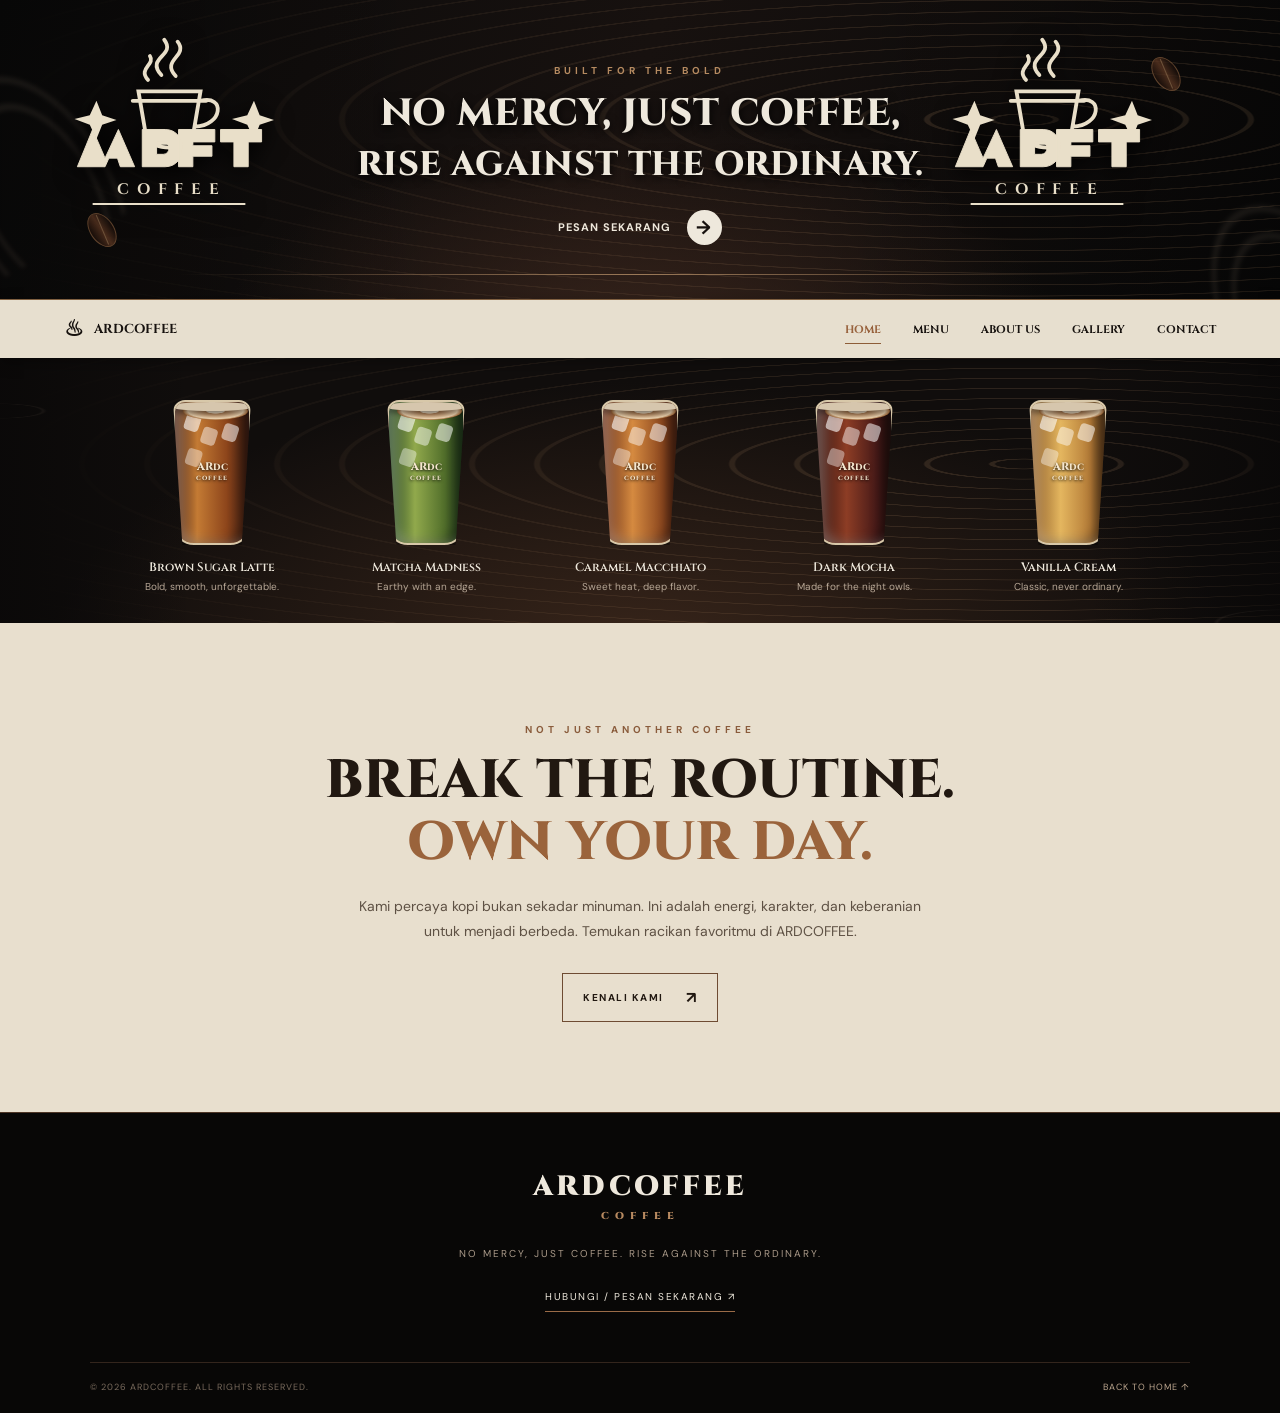
<file: index.html>
<!doctype html>
<html lang="id">
<head>
  <meta charset="utf-8">
  <meta name="viewport" content="width=device-width, initial-scale=1">
  <meta name="theme-color" content="#100d0c">
  <meta name="description" content="ARDCOFFEE — No mercy, just coffee.">
  <title>ARDCOFFEE — Home</title>
  <link rel="preconnect" href="https://fonts.googleapis.com">
  <link rel="preconnect" href="https://fonts.gstatic.com" crossorigin>
  <link href="https://fonts.googleapis.com/css2?family=Cinzel:wght@500;600;700;800;900&family=DM+Sans:wght@400;500;600;700&display=swap" rel="stylesheet">
  <link rel="stylesheet" href="css/style.css">
</head>
<body>
  <header class="hero" id="home">
    <div class="smoke smoke-left"></div><div class="smoke smoke-right"></div>
    <div class="bean bean-one"></div><div class="bean bean-two"></div>
    <div class="hero-logo logo-left" aria-label="ARDCOFFEE logo">
      <svg viewBox="0 0 220 190" role="img" aria-label="ARDCOFFEE COFFEE">
        <path class="logo-star" d="M27 72L11 66l16-4 7-15 6 15 15 5-15 5-6 15zM192 72l-16-6 16-4 7-15 6 15 15 5-15 5-6 15z"/>
        <path class="cup-steam" d="M102 20c-17-19 16-20 3-37M117 21c-16-17 14-21 2-36M88 25c-11-12 8-16 2-25"/>
        <path class="cup" d="M78 37h65l-8 47c-3 16-45 16-49 0zM143 47c26-7 24 26-6 27M72 47h77M88 91h45"/>
        <path class="logo-word" d="M14 116l16-39 13 30 14-30 17 39h-15l-3-9H47l-4 9zm42-17h-7l4-11zM82 77h24c24 0 24 39 0 39H82zm15 13v13h7c8 0 8-13 0-13zM120 77h38v13h-23v4h20v11h-20v11h-15zM164 77h43v13h-14v26h-15V90h-14z"/>
        <text x="110" y="145" text-anchor="middle" class="logo-coffee">C O F F E E</text>
        <path class="logo-line" d="M30 155h160"/>
      </svg>
    </div>
    <div class="hero-copy">
      <p class="eyebrow">BUILT FOR THE BOLD</p>
      <h1>NO MERCY, JUST COFFEE,<br><span>RISE AGAINST THE ORDINARY.</span></h1>
      <a class="order-link" href="#menu">PESAN SEKARANG <span>→</span></a>
    </div>
    <div class="hero-logo logo-right" aria-hidden="true">
      <svg viewBox="0 0 220 190">
        <path class="logo-star" d="M27 72L11 66l16-4 7-15 6 15 15 5-15 5-6 15zM192 72l-16-6 16-4 7-15 6 15 15 5-15 5-6 15z"/>
        <path class="cup-steam" d="M102 20c-17-19 16-20 3-37M117 21c-16-17 14-21 2-36M88 25c-11-12 8-16 2-25"/>
        <path class="cup" d="M78 37h65l-8 47c-3 16-45 16-49 0zM143 47c26-7 24 26-6 27M72 47h77M88 91h45"/>
        <path class="logo-word" d="M14 116l16-39 13 30 14-30 17 39h-15l-3-9H47l-4 9zm42-17h-7l4-11zM82 77h24c24 0 24 39 0 39H82zm15 13v13h7c8 0 8-13 0-13zM120 77h38v13h-23v4h20v11h-20v11h-15zM164 77h43v13h-14v26h-15V90h-14z"/>
        <text x="110" y="145" text-anchor="middle" class="logo-coffee">C O F F E E</text>
        <path class="logo-line" d="M30 155h160"/>
      </svg>
    </div>
    <div class="hero-bottom-rule"></div>
  </header>
  <nav class="navbar">
    <a class="brand-mini" href="index.html"><span class="mini-mark">♨</span><span>ARDCOFFEE</span></a>
    <div class="nav-links">
      <a href="index.html" data-page="home">HOME</a>
      <a href="menu.html" data-page="menu">MENU</a>
      <a href="about.html" data-page="about">ABOUT US</a>
      <a href="gallery.html" data-page="gallery">GALLERY</a>
      <a href="contact.html" data-page="contact">CONTACT</a>
    </div>
  </nav>

<main>
    <section class="product-banner" id="menu">
      <div class="banner-smoke"></div>
      <div class="product-row">
        <article class="drink-card">
          <div class="cup-art amber"><div class="ice"></div><div class="cream"></div><div class="cup-brand">AR<span>DC</span><small>COFFEE</small></div></div>
          <h3>Brown Sugar Latte</h3><p>Bold, smooth, unforgettable.</p>
        </article>
        <article class="drink-card">
          <div class="cup-art matcha"><div class="ice"></div><div class="cream"></div><div class="cup-brand">AR<span>DC</span><small>COFFEE</small></div></div>
          <h3>Matcha Madness</h3><p>Earthy with an edge.</p>
        </article>
        <article class="drink-card">
          <div class="cup-art caramel"><div class="ice"></div><div class="cream"></div><div class="cup-brand">AR<span>DC</span><small>COFFEE</small></div></div>
          <h3>Caramel Macchiato</h3><p>Sweet heat, deep flavor.</p>
        </article>
        <article class="drink-card">
          <div class="cup-art mocha"><div class="ice"></div><div class="cream"></div><div class="cup-brand">AR<span>DC</span><small>COFFEE</small></div></div>
          <h3>Dark Mocha</h3><p>Made for the night owls.</p>
        </article>
        <article class="drink-card">
          <div class="cup-art vanilla"><div class="ice"></div><div class="cream"></div><div class="cup-brand">AR<span>DC</span><small>COFFEE</small></div></div>
          <h3>Vanilla Cream</h3><p>Classic, never ordinary.</p>
        </article>
      </div>
    </section>
<section class="intro section-wrap" id="about">
  <p class="eyebrow">NOT JUST ANOTHER COFFEE</p>
  <h2>BREAK THE ROUTINE.<br><em>OWN YOUR DAY.</em></h2>
  <p class="intro-text">Kami percaya kopi bukan sekadar minuman. Ini adalah energi, karakter, dan keberanian untuk menjadi berbeda. Temukan racikan favoritmu di ARDCOFFEE.</p>
  <a href="about.html" class="outline-btn">KENALI KAMI <span>↗</span></a>
</section>
</main>
  <footer id="contact">
    <div class="footer-brand">ARDCOFFEE <span>COFFEE</span></div>
    <p>NO MERCY, JUST COFFEE. RISE AGAINST THE ORDINARY.</p>
    <a class="footer-order" href="contact.html">HUBUNGI / PESAN SEKARANG ↗</a>
    <div class="footer-bottom"><span>© <span id="year"></span> ARDCOFFEE. ALL RIGHTS RESERVED.</span><a href="index.html">BACK TO HOME ↑</a></div>
  </footer>
  <script src="script.js"></script>
</body>
</html>
</file>
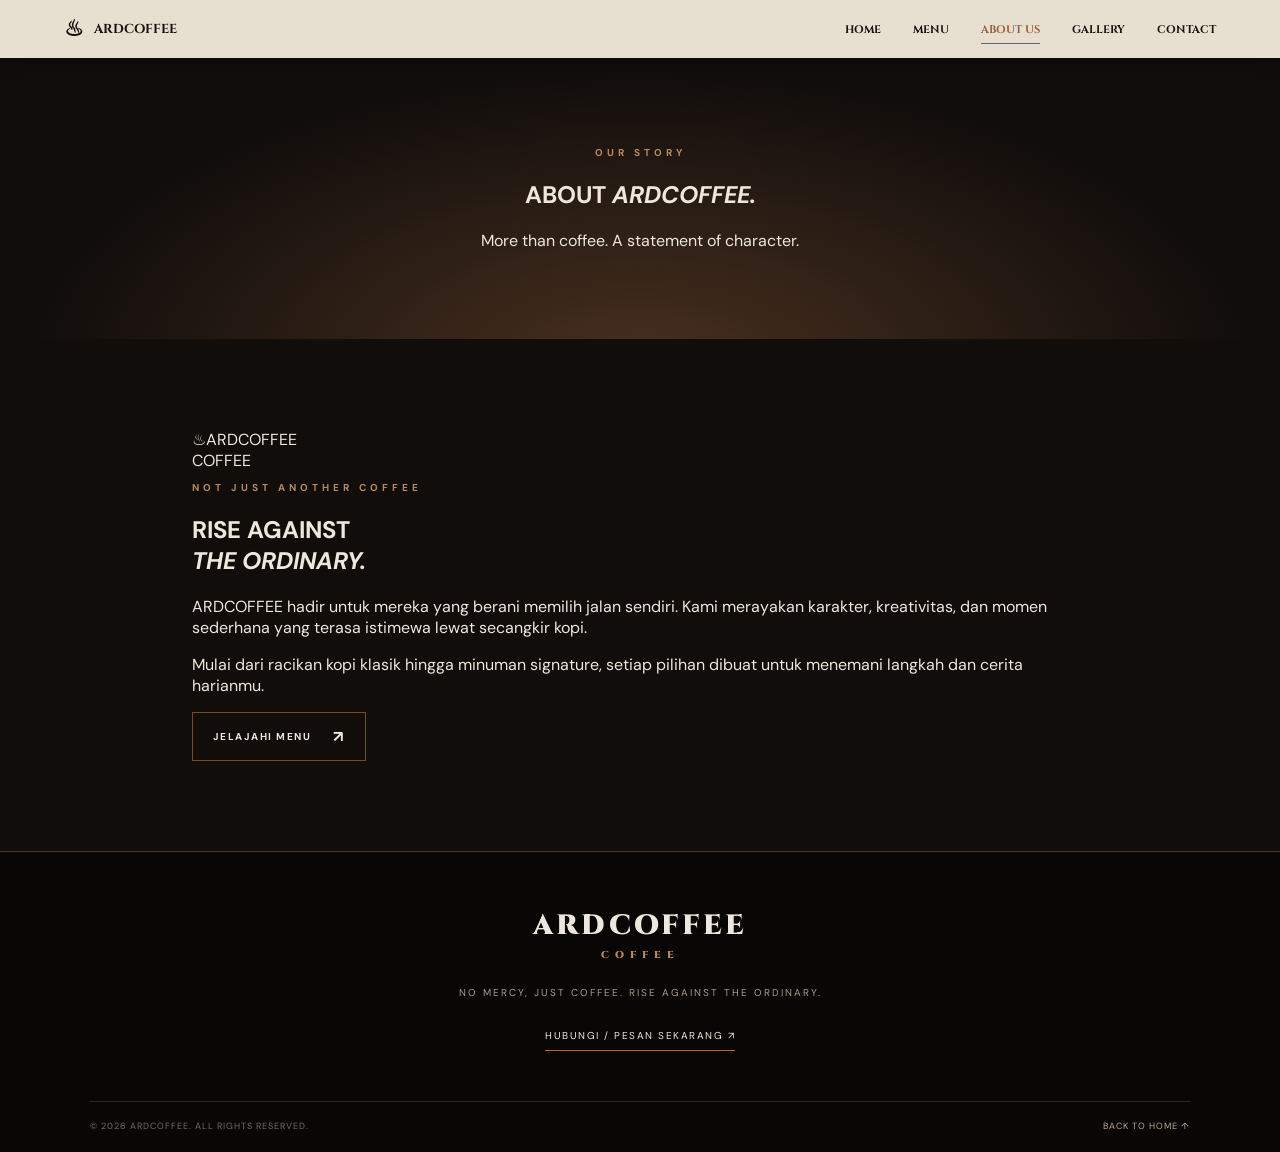
<file: about.html>
<!doctype html>
<html lang="id">
<head>
  <meta charset="utf-8">
  <meta name="viewport" content="width=device-width, initial-scale=1">
  <meta name="theme-color" content="#100d0c">
  <meta name="description" content="Cerita dan semangat ARDCOFFEE.">
  <title>ARDCOFFEE — About Us</title>
  <link rel="preconnect" href="https://fonts.googleapis.com">
  <link rel="preconnect" href="https://fonts.gstatic.com" crossorigin>
  <link href="https://fonts.googleapis.com/css2?family=Cinzel:wght@500;600;700;800;900&family=DM+Sans:wght@400;500;600;700&display=swap" rel="stylesheet">
  <link rel="stylesheet" href="css/style.css">
</head>
<body>
  <nav class="navbar">
    <a class="brand-mini" href="index.html"><span class="mini-mark">♨</span><span>ARDCOFFEE</span></a>
    <div class="nav-links">
      <a href="index.html" data-page="home">HOME</a>
      <a href="menu.html" data-page="menu">MENU</a>
      <a href="about.html" data-page="about">ABOUT US</a>
      <a href="gallery.html" data-page="gallery">GALLERY</a>
      <a href="contact.html" data-page="contact">CONTACT</a>
    </div>
  </nav>
<main class="inner-page">
  <section class="page-hero">
    <p class="eyebrow">OUR STORY</p>
    <h1>ABOUT <em>ARDCOFFEE.</em></h1>
    <p>More than coffee. A statement of character.</p>
  </section>
  <section class="about-content section-wrap">
    <div class="about-emblem">♨<span>ARDCOFFEE<br>COFFEE</span></div>
    <div>
      <p class="eyebrow">NOT JUST ANOTHER COFFEE</p>
      <h2>RISE AGAINST<br><em>THE ORDINARY.</em></h2>
      <p>ARDCOFFEE hadir untuk mereka yang berani memilih jalan sendiri. Kami merayakan karakter, kreativitas, dan momen sederhana yang terasa istimewa lewat secangkir kopi.</p>
      <p>Mulai dari racikan kopi klasik hingga minuman signature, setiap pilihan dibuat untuk menemani langkah dan cerita harianmu.</p>
      <a class="outline-btn" href="menu.html">JELAJAHI MENU <span>↗</span></a>
    </div>
  </section>
</main>
  <footer id="contact">
    <div class="footer-brand">ARDCOFFEE <span>COFFEE</span></div>
    <p>NO MERCY, JUST COFFEE. RISE AGAINST THE ORDINARY.</p>
    <a class="footer-order" href="contact.html">HUBUNGI / PESAN SEKARANG ↗</a>
    <div class="footer-bottom"><span>© <span id="year"></span> ARDCOFFEE. ALL RIGHTS RESERVED.</span><a href="index.html">BACK TO HOME ↑</a></div>
  </footer>
  <script src="script.js"></script>
</body>
</html>
</file>
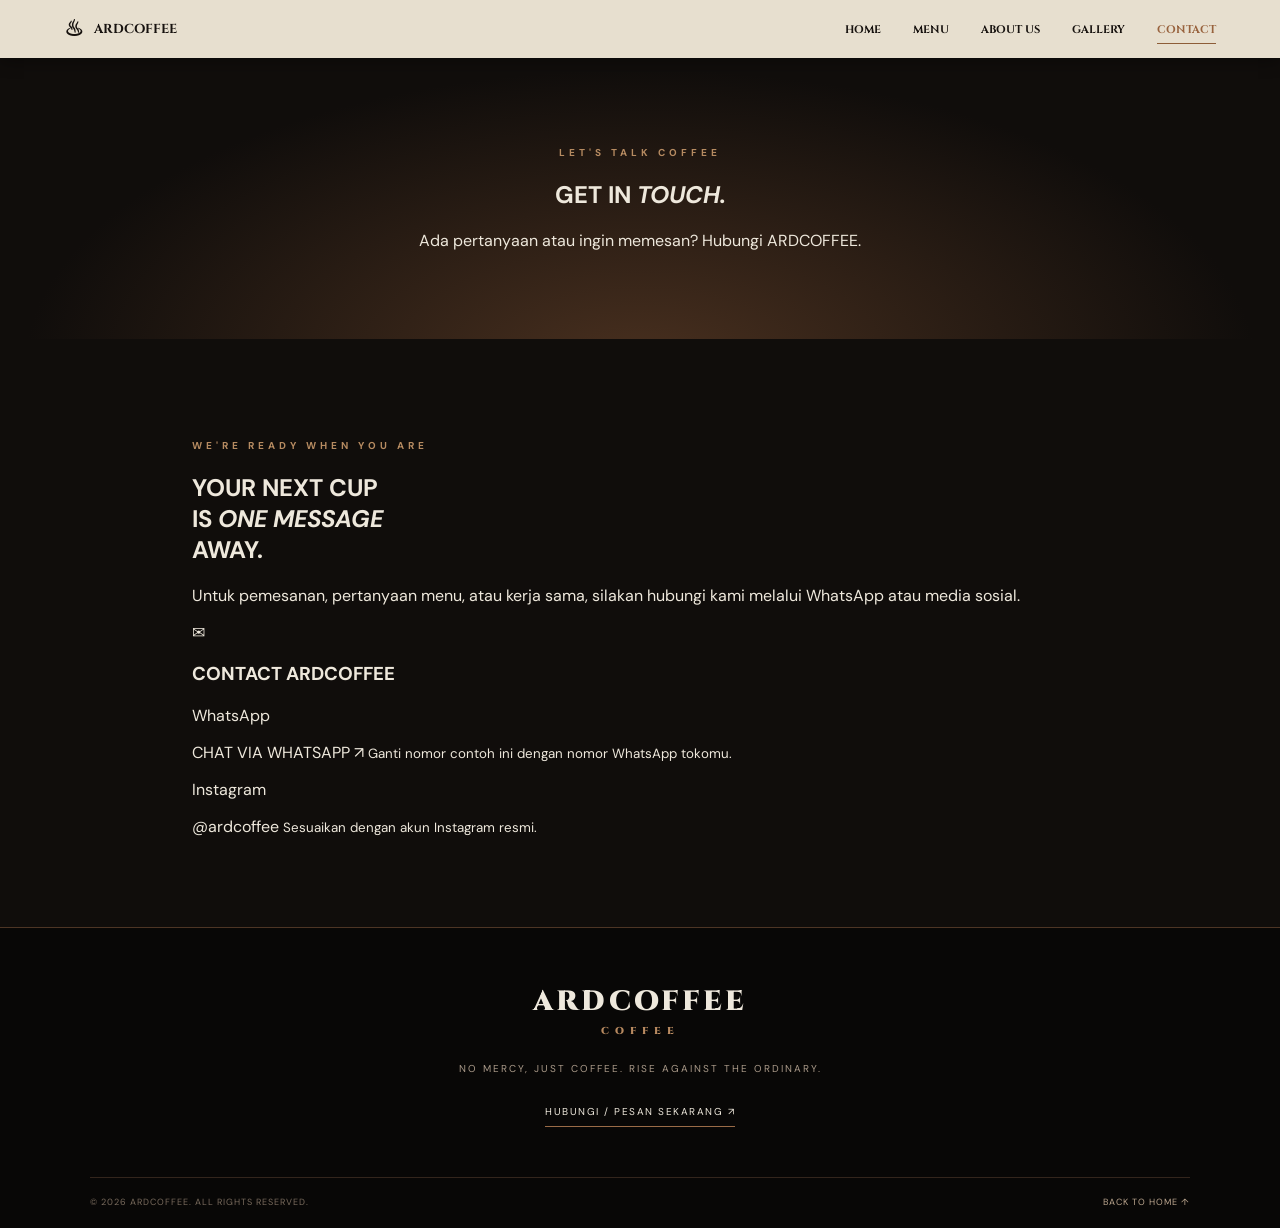
<file: contact.html>
<!doctype html>
<html lang="id">
<head>
  <meta charset="utf-8">
  <meta name="viewport" content="width=device-width, initial-scale=1">
  <meta name="theme-color" content="#100d0c">
  <meta name="description" content="Hubungi ARDCOFFEE untuk pemesanan dan informasi.">
  <title>ARDCOFFEE — Contact</title>
  <link rel="preconnect" href="https://fonts.googleapis.com">
  <link rel="preconnect" href="https://fonts.gstatic.com" crossorigin>
  <link href="https://fonts.googleapis.com/css2?family=Cinzel:wght@500;600;700;800;900&family=DM+Sans:wght@400;500;600;700&display=swap" rel="stylesheet">
  <link rel="stylesheet" href="css/style.css">
</head>
<body>
  <nav class="navbar">
    <a class="brand-mini" href="index.html"><span class="mini-mark">♨</span><span>ARDCOFFEE</span></a>
    <div class="nav-links">
      <a href="index.html" data-page="home">HOME</a>
      <a href="menu.html" data-page="menu">MENU</a>
      <a href="about.html" data-page="about">ABOUT US</a>
      <a href="gallery.html" data-page="gallery">GALLERY</a>
      <a href="contact.html" data-page="contact">CONTACT</a>
    </div>
  </nav>
<main class="inner-page">
  <section class="page-hero">
    <p class="eyebrow">LET'S TALK COFFEE</p>
    <h1>GET IN <em>TOUCH.</em></h1>
    <p>Ada pertanyaan atau ingin memesan? Hubungi ARDCOFFEE.</p>
  </section>
  <section class="contact-content section-wrap">
    <div class="contact-copy">
      <p class="eyebrow">WE'RE READY WHEN YOU ARE</p>
      <h2>YOUR NEXT CUP<br>IS <em>ONE MESSAGE</em><br>AWAY.</h2>
      <p>Untuk pemesanan, pertanyaan menu, atau kerja sama, silakan hubungi kami melalui WhatsApp atau media sosial.</p>
    </div>
    <div class="contact-card">
      <span class="contact-icon">✉</span>
      <h3>CONTACT ARDCOFFEE</h3>
      <p>WhatsApp</p>
      <a href="https://wa.me/6280000000000" class="contact-link">CHAT VIA WHATSAPP ↗</a>
      <small>Ganti nomor contoh ini dengan nomor WhatsApp tokomu.</small>
      <div class="contact-divider"></div>
      <p>Instagram</p>
      <span class="contact-placeholder">@ardcoffee</span>
      <small>Sesuaikan dengan akun Instagram resmi.</small>
    </div>
  </section>
</main>
  <footer id="contact">
    <div class="footer-brand">ARDCOFFEE <span>COFFEE</span></div>
    <p>NO MERCY, JUST COFFEE. RISE AGAINST THE ORDINARY.</p>
    <a class="footer-order" href="contact.html">HUBUNGI / PESAN SEKARANG ↗</a>
    <div class="footer-bottom"><span>© <span id="year"></span> ARDCOFFEE. ALL RIGHTS RESERVED.</span><a href="index.html">BACK TO HOME ↑</a></div>
  </footer>
  <script src="script.js"></script>
</body>
</html>
</file>
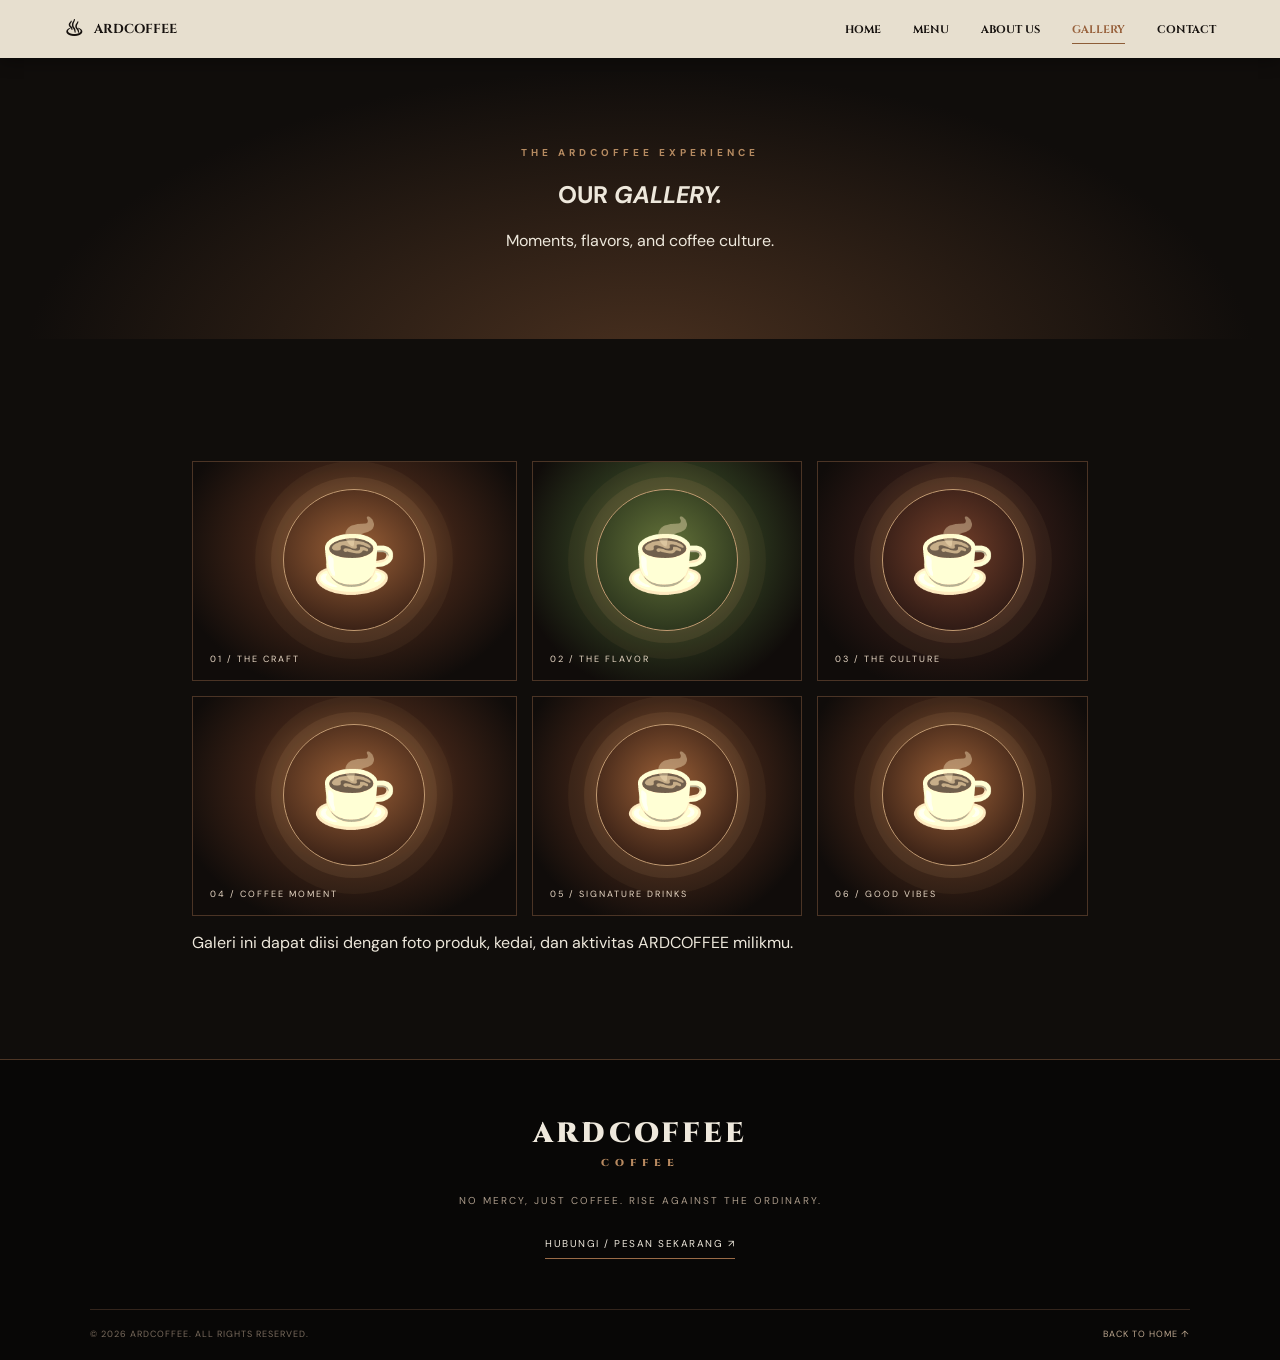
<file: gallery.html>
<!doctype html>
<html lang="id">
<head>
  <meta charset="utf-8">
  <meta name="viewport" content="width=device-width, initial-scale=1">
  <meta name="theme-color" content="#100d0c">
  <meta name="description" content="Galeri produk dan suasana ARDCOFFEE.">
  <title>ARDCOFFEE — Gallery</title>
  <link rel="preconnect" href="https://fonts.googleapis.com">
  <link rel="preconnect" href="https://fonts.gstatic.com" crossorigin>
  <link href="https://fonts.googleapis.com/css2?family=Cinzel:wght@500;600;700;800;900&family=DM+Sans:wght@400;500;600;700&display=swap" rel="stylesheet">
  <link rel="stylesheet" href="css/style.css">
</head>
<body>
  <nav class="navbar">
    <a class="brand-mini" href="index.html"><span class="mini-mark">♨</span><span>ARDCOFFEE</span></a>
    <div class="nav-links">
      <a href="index.html" data-page="home">HOME</a>
      <a href="menu.html" data-page="menu">MENU</a>
      <a href="about.html" data-page="about">ABOUT US</a>
      <a href="gallery.html" data-page="gallery">GALLERY</a>
      <a href="contact.html" data-page="contact">CONTACT</a>
    </div>
  </nav>
<main class="inner-page">
  <section class="page-hero">
    <p class="eyebrow">THE ARDCOFFEE EXPERIENCE</p>
    <h1>OUR <em>GALLERY.</em></h1>
    <p>Moments, flavors, and coffee culture.</p>
  </section>
  <section class="gallery-page section-wrap">
    <div class="gallery-grid">
      <div class="gallery-tile tile-one"><span>01 / THE CRAFT</span></div>
      <div class="gallery-tile tile-two"><span>02 / THE FLAVOR</span></div>
      <div class="gallery-tile tile-three"><span>03 / THE CULTURE</span></div>
      <div class="gallery-tile tile-four"><span>04 / COFFEE MOMENT</span></div>
      <div class="gallery-tile tile-five"><span>05 / SIGNATURE DRINKS</span></div>
      <div class="gallery-tile tile-six"><span>06 / GOOD VIBES</span></div>
    </div>
    <p class="gallery-note">Galeri ini dapat diisi dengan foto produk, kedai, dan aktivitas ARDCOFFEE milikmu.</p>
  </section>
</main>
  <footer id="contact">
    <div class="footer-brand">ARDCOFFEE <span>COFFEE</span></div>
    <p>NO MERCY, JUST COFFEE. RISE AGAINST THE ORDINARY.</p>
    <a class="footer-order" href="contact.html">HUBUNGI / PESAN SEKARANG ↗</a>
    <div class="footer-bottom"><span>© <span id="year"></span> ARDCOFFEE. ALL RIGHTS RESERVED.</span><a href="index.html">BACK TO HOME ↑</a></div>
  </footer>
  <script src="script.js"></script>
</body>
</html>
</file>
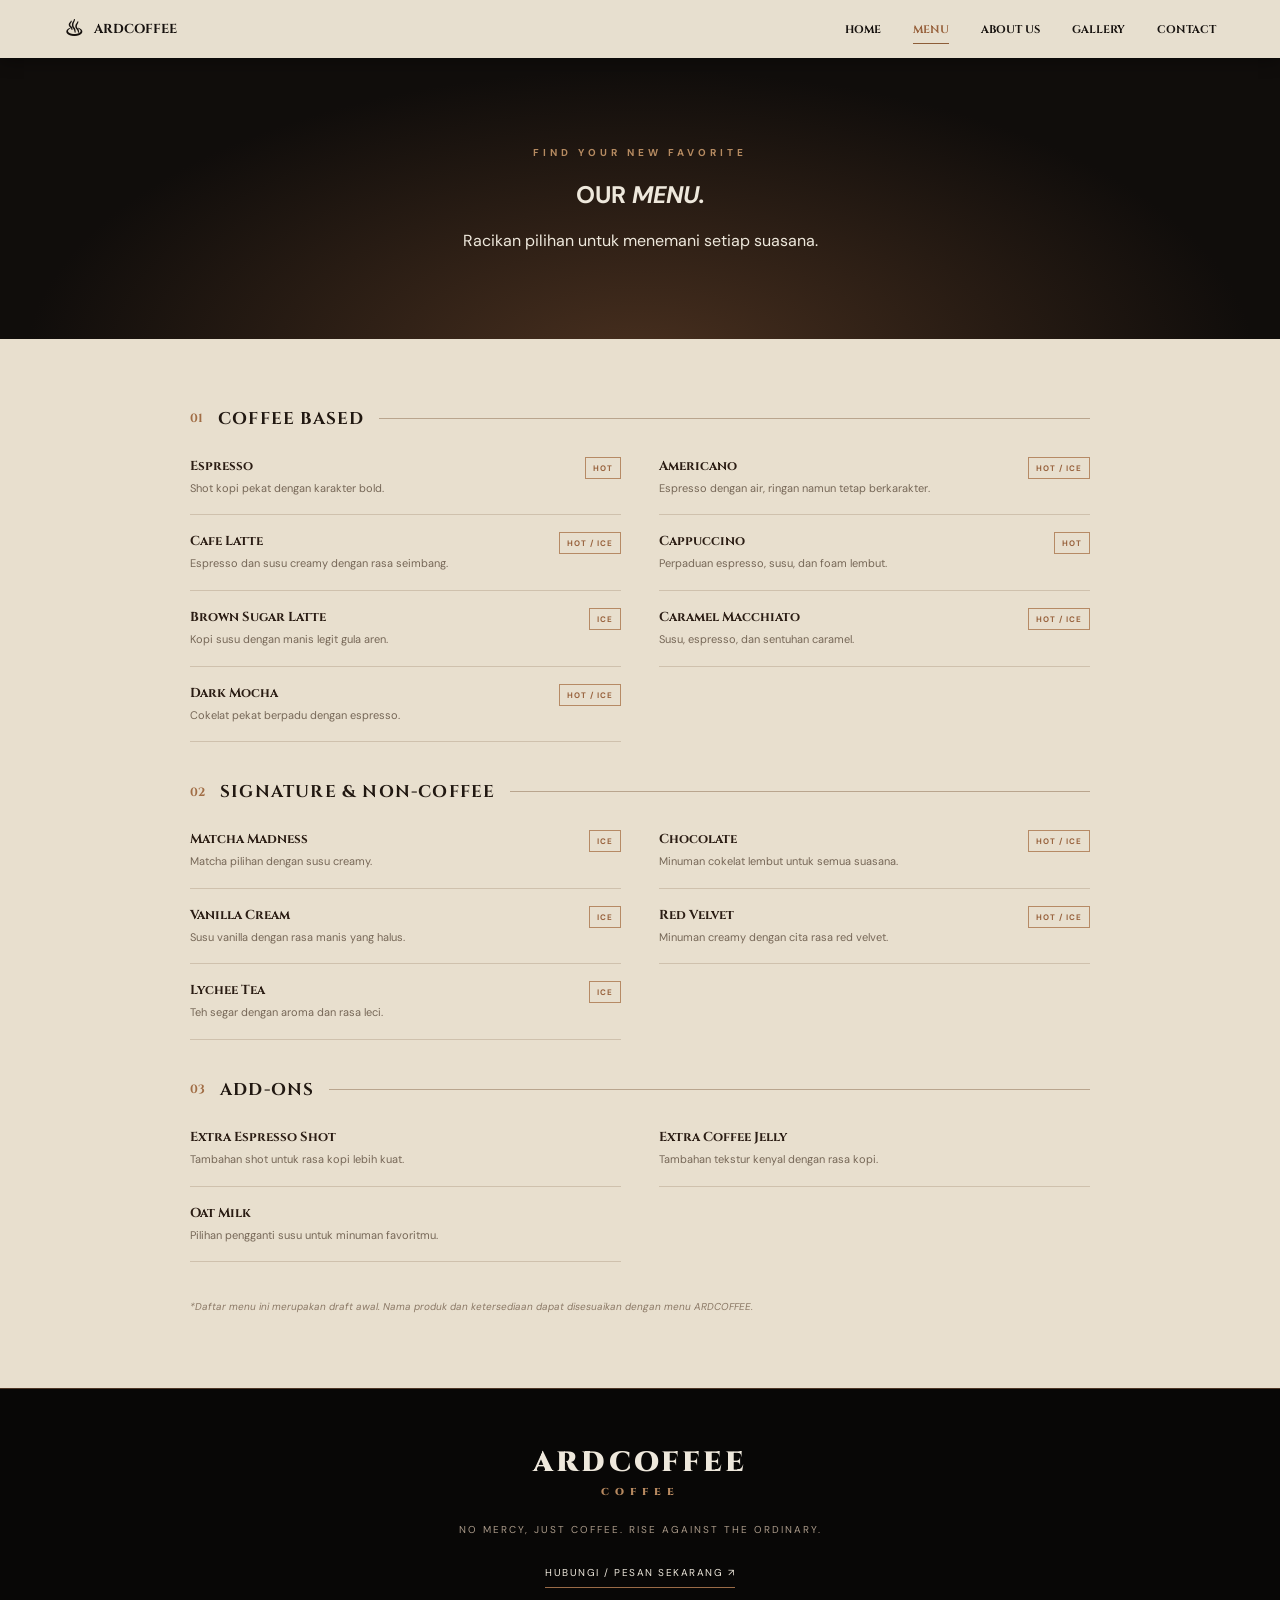
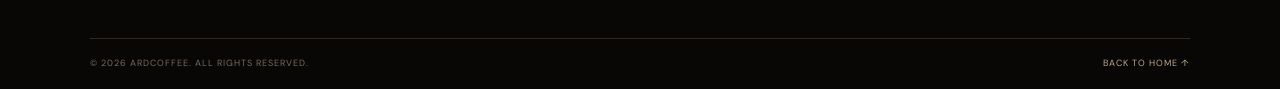
<file: menu.html>
<!doctype html>
<html lang="id">
<head>
  <meta charset="utf-8">
  <meta name="viewport" content="width=device-width, initial-scale=1">
  <meta name="theme-color" content="#100d0c">
  <meta name="description" content="Jelajahi menu kopi dan minuman ARDCOFFEE.">
  <title>ARDCOFFEE — Menu</title>
  <link rel="preconnect" href="https://fonts.googleapis.com">
  <link rel="preconnect" href="https://fonts.gstatic.com" crossorigin>
  <link href="https://fonts.googleapis.com/css2?family=Cinzel:wght@500;600;700;800;900&family=DM+Sans:wght@400;500;600;700&display=swap" rel="stylesheet">
  <link rel="stylesheet" href="css/style.css">
</head>
<body>
  <nav class="navbar">
    <a class="brand-mini" href="index.html"><span class="mini-mark">♨</span><span>ARDCOFFEE</span></a>
    <div class="nav-links">
      <a href="index.html" data-page="home">HOME</a>
      <a href="menu.html" data-page="menu">MENU</a>
      <a href="about.html" data-page="about">ABOUT US</a>
      <a href="gallery.html" data-page="gallery">GALLERY</a>
      <a href="contact.html" data-page="contact">CONTACT</a>
    </div>
  </nav>
<main class="inner-page">
  <section class="page-hero">
    <p class="eyebrow">FIND YOUR NEW FAVORITE</p>
    <h1>OUR <em>MENU.</em></h1>
    <p>Racikan pilihan untuk menemani setiap suasana.</p>
  </section>
  <section class="full-menu section-wrap">
    <div class="menu-category">
      <div class="category-title"><span>01</span><h3>COFFEE BASED</h3><i></i></div>
      <div class="menu-items">
        <article class="menu-item"><div><h4>Espresso</h4><p>Shot kopi pekat dengan karakter bold.</p></div><b>HOT</b></article>
        <article class="menu-item"><div><h4>Americano</h4><p>Espresso dengan air, ringan namun tetap berkarakter.</p></div><b>HOT / ICE</b></article>
        <article class="menu-item"><div><h4>Cafe Latte</h4><p>Espresso dan susu creamy dengan rasa seimbang.</p></div><b>HOT / ICE</b></article>
        <article class="menu-item"><div><h4>Cappuccino</h4><p>Perpaduan espresso, susu, dan foam lembut.</p></div><b>HOT</b></article>
        <article class="menu-item"><div><h4>Brown Sugar Latte</h4><p>Kopi susu dengan manis legit gula aren.</p></div><b>ICE</b></article>
        <article class="menu-item"><div><h4>Caramel Macchiato</h4><p>Susu, espresso, dan sentuhan caramel.</p></div><b>HOT / ICE</b></article>
        <article class="menu-item"><div><h4>Dark Mocha</h4><p>Cokelat pekat berpadu dengan espresso.</p></div><b>HOT / ICE</b></article>
      </div>
    </div>
    <div class="menu-category">
      <div class="category-title"><span>02</span><h3>SIGNATURE & NON-COFFEE</h3><i></i></div>
      <div class="menu-items">
        <article class="menu-item"><div><h4>Matcha Madness</h4><p>Matcha pilihan dengan susu creamy.</p></div><b>ICE</b></article>
        <article class="menu-item"><div><h4>Chocolate</h4><p>Minuman cokelat lembut untuk semua suasana.</p></div><b>HOT / ICE</b></article>
        <article class="menu-item"><div><h4>Vanilla Cream</h4><p>Susu vanilla dengan rasa manis yang halus.</p></div><b>ICE</b></article>
        <article class="menu-item"><div><h4>Red Velvet</h4><p>Minuman creamy dengan cita rasa red velvet.</p></div><b>HOT / ICE</b></article>
        <article class="menu-item"><div><h4>Lychee Tea</h4><p>Teh segar dengan aroma dan rasa leci.</p></div><b>ICE</b></article>
      </div>
    </div>
    <div class="menu-category">
      <div class="category-title"><span>03</span><h3>ADD-ONS</h3><i></i></div>
      <div class="menu-items add-ons">
        <article class="menu-item"><div><h4>Extra Espresso Shot</h4><p>Tambahan shot untuk rasa kopi lebih kuat.</p></div></article>
        <article class="menu-item"><div><h4>Extra Coffee Jelly</h4><p>Tambahan tekstur kenyal dengan rasa kopi.</p></div></article>
        <article class="menu-item"><div><h4>Oat Milk</h4><p>Pilihan pengganti susu untuk minuman favoritmu.</p></div></article>
      </div>
    </div>
    <p class="menu-note">*Daftar menu ini merupakan draft awal. Nama produk dan ketersediaan dapat disesuaikan dengan menu ARDCOFFEE.</p>
  </section>
</main>
  <footer id="contact">
    <div class="footer-brand">ARDCOFFEE <span>COFFEE</span></div>
    <p>NO MERCY, JUST COFFEE. RISE AGAINST THE ORDINARY.</p>
    <a class="footer-order" href="contact.html">HUBUNGI / PESAN SEKARANG ↗</a>
    <div class="footer-bottom"><span>© <span id="year"></span> ARDCOFFEE. ALL RIGHTS RESERVED.</span><a href="index.html">BACK TO HOME ↑</a></div>
  </footer>
  <script src="script.js"></script>
</body>
</html>
</file>
<file: css/style.css>
* {
  box-sizing: border-box;
}
html {
  scroll-behavior: smooth;
}
body {
  margin: 0;
  background: #0d0b0a;
  color: #eee8dc;
  font-family: "DM Sans", sans-serif;
}
a {
  color: inherit;
  text-decoration: none;
}

/* Hero Section */
.hero {
  height: 300px;
  min-height: 280px;
  position: relative;
  overflow: hidden;
  display: grid;
  grid-template-columns: 1fr 2.2fr 1fr;
  align-items: center;
  padding: 20px 5%;
  background: radial-gradient(ellipse at 50% 120%, #39251c 0, transparent 47%),
    linear-gradient(110deg, #090909, #17110f 48%, #080808);
  border-bottom: 1px solid #8d6a48;
}
.hero:before,
.product-banner:before {
  content: "";
  position: absolute;
  inset: 0;
  opacity: 0.18;
  background: repeating-radial-gradient(
    ellipse at 80% 40%,
    transparent 0 28px,
    #b18a64 30px 34px,
    transparent 36px 65px
  );
  mask-image: linear-gradient(90deg, transparent, #000 75%);
}
.hero:after {
  content: "";
  position: absolute;
  inset: 0;
  background: linear-gradient(
    90deg,
    rgba(0, 0, 0, 0.25),
    transparent 35%,
    transparent 65%,
    rgba(0, 0, 0, 0.25)
  );
  pointer-events: none;
}
.hero-logo {
  width: min(100%, 210px);
  z-index: 1;
  filter: drop-shadow(0 4px 12px #000);
}
.hero-logo svg {
  width: 100%;
  overflow: visible;
}
.logo-word {
  fill: #e9dfc9;
  stroke: #e9dfc9;
  stroke-width: 1;
}
.cup {
  fill: none;
  stroke: #e9dfc9;
  stroke-width: 4;
  stroke-linecap: round;
}
.cup-steam {
  fill: none;
  stroke: #e9dfc9;
  stroke-width: 4;
  stroke-linecap: round;
}
.logo-star {
  fill: #e9dfc9;
}
.logo-coffee {
  fill: #e9dfc9;
  font: 700 16px Cinzel, serif;
  letter-spacing: 2px;
}
.logo-line {
  stroke: #e9dfc9;
  stroke-width: 2;
}
.hero-copy {
  text-align: center;
  z-index: 2;
}
.eyebrow {
  font-size: 10px;
  letter-spacing: 4px;
  color: #b68b61;
  font-weight: 700;
}
.hero h1 {
  font: 800 clamp(22px, 3vw, 38px) / 1.3 Cinzel, serif;
  letter-spacing: 0.4px;
  margin: 12px 0 22px;
  text-shadow: 0 3px 10px #000;
}
.hero h1 span {
  font-size: 0.9em;
}
.order-link {
  display: inline-flex;
  align-items: center;
  gap: 16px;
  font-size: 11px;
  font-weight: 700;
  letter-spacing: 1px;
}
.order-link span {
  display: grid;
  place-items: center;
  background: #eee8dc;
  color: #17110e;
  width: 35px;
  height: 35px;
  border-radius: 50%;
  font-size: 19px;
  transition: 0.25s;
}
.order-link:hover span {
  transform: translateX(5px);
}
.hero-bottom-rule {
  position: absolute;
  bottom: 24px;
  left: 14%;
  right: 14%;
  height: 1px;
  background: linear-gradient(90deg, transparent, #9b7958, transparent);
}
.smoke {
  position: absolute;
  width: 230px;
  height: 260px;
  opacity: 0.15;
  filter: blur(2px);
  background: radial-gradient(
    ellipse at 50% 80%,
    transparent 32%,
    #d4bba0 34%,
    transparent 36%,
    transparent 42%,
    #d4bba0 44%,
    transparent 46%
  );
  transform: rotate(-28deg);
}
.smoke-left {
  left: -110px;
  top: 0;
}
.smoke-right {
  right: -100px;
  bottom: -90px;
}
.bean {
  position: absolute;
  width: 24px;
  height: 38px;
  border-radius: 50%;
  background: linear-gradient(90deg, #24140d, #75452b, #1b100b);
  border: 1px solid #9a6a45;
  transform: rotate(-35deg);
  opacity: 0.75;
}
.bean:after {
  content: "";
  position: absolute;
  left: 11px;
  top: 2px;
  height: 32px;
  border-left: 1px solid #b0835b;
  transform: rotate(12deg);
}
.bean-one {
  left: 7%;
  bottom: 50px;
}
.bean-two {
  right: 8%;
  top: 55px;
}

/* Navbar (Desktop) */
.navbar {
  height: 58px;
  min-height: 58px;
  background: #e7dfcf;
  color: #17120f;
  display: flex;
  align-items: center;
  justify-content: space-between;
  padding: 0 5%;
  position: relative;
  top: auto;
  z-index: 20;
  box-shadow: 0 4px 15px #0005;
}
.brand-mini {
  font: 700 13px Cinzel, serif;
  display: flex;
  align-items: center;
  gap: 10px;
}
.mini-mark {
  font-size: 22px;
}
.nav-links {
  display: flex;
  align-items: center;
  gap: clamp(12px, 3vw, 32px);
  flex-wrap: nowrap;
}
.nav-links a {
  font: 700 clamp(9px, 1vw, 11px) Cinzel, serif;
  position: relative;
  white-space: nowrap;
}
.nav-links a:after {
  content: "";
  position: absolute;
  bottom: -7px;
  left: 0;
  width: 0;
  height: 1px;
  background: #8d5d38;
  transition: 0.2s;
}
.nav-links a:hover:after,
.nav-links a.active:after {
  width: 100%;
}
.nav-links a.active {
  color: #98623d;
}
.menu-toggle {
  display: none;
  border: 0;
  background: none;
  font-size: 22px;
  color: #17120f;
}

/* Product Banner */
.product-banner {
  position: relative;
  min-height: 255px;
  padding: 42px 5% 30px;
  background: radial-gradient(ellipse at 50% 110%, #38251a, #100d0c 65%);
  overflow: hidden;
}
.product-banner:after {
  content: "";
  position: absolute;
  inset: 0;
  background: linear-gradient(
    90deg,
    #080707b8,
    transparent 15%,
    transparent 85%,
    #080707b8
  );
  pointer-events: none;
}
.banner-smoke {
  position: absolute;
  inset: 0;
  opacity: 0.16;
  background: radial-gradient(
      ellipse at 0% 20%,
      transparent 0 40px,
      #bba28a 43px,
      transparent 47px
    ),
    radial-gradient(
      ellipse at 100% 100%,
      transparent 0 60px,
      #bba28a 63px,
      transparent 67px
    );
}
.product-row {
  position: relative;
  z-index: 2;
  display: grid;
  grid-template-columns: repeat(5, 1fr);
  gap: 20px;
  max-width: 1050px;
  margin: auto;
}
.drink-card {
  text-align: center;
  min-width: 0;
}
.cup-art {
  height: 145px;
  width: 78px;
  margin: 0 auto 14px;
  position: relative;
  border-radius: 12px 12px 21px 21px;
  clip-path: polygon(0 0, 100% 0, 88% 100%, 12% 100%);
  border: 2px solid #d8c8a9;
  box-shadow: inset 8px 0 12px #fff4, inset -9px 0 12px #0006, 0 12px 22px #0008;
  overflow: hidden;
}
.cup-art:before {
  content: "";
  position: absolute;
  z-index: 3;
  left: -5%;
  top: 0;
  width: 110%;
  height: 9px;
  border-radius: 50%;
  background: #d6c6ad;
  box-shadow: 0 3px 6px #0008;
}
.amber {
  background: linear-gradient(90deg, #4a210f, #c47b34 30%, #8d451b 70%, #3c1c12);
}
.matcha {
  background: linear-gradient(90deg, #25451e, #91a94c 35%, #526f2b 75%, #203b1c);
}
.caramel {
  background: linear-gradient(90deg, #6b3018, #d58a40 40%, #8d481f 80%, #542513);
}
.mocha {
  background: linear-gradient(90deg, #35140f, #8d3d25 40%, #481a18 80%, #24100e);
}
.vanilla {
  background: linear-gradient(90deg, #8b5a26, #e4b65f 40%, #b47b37 80%, #68421e);
}
.ice {
  position: absolute;
  top: 12px;
  left: 10px;
  width: 15px;
  height: 17px;
  border-radius: 4px;
  background: #fff9;
  transform: rotate(18deg);
  box-shadow: 20px 8px #fff7, 39px -2px #fff8, 12px 33px #fff6;
}
.cream {
  position: absolute;
  top: 0;
  left: 8px;
  width: 65px;
  height: 18px;
  border-radius: 50%;
  background: radial-gradient(
    ellipse,
    #f8e6cb 0 18%,
    #bd8a5d 22%,
    #f2d8b4 60%,
    #a76d3b 70%
  );
}
.cup-brand {
  position: absolute;
  top: 57px;
  left: 0;
  right: 0;
  text-align: center;
  color: #f5e7cf;
  font: 800 11px Cinzel, serif;
  text-shadow: 0 1px 3px #000;
}
.cup-brand span {
  font-size: 9px;
}
.cup-brand small {
  display: block;
  font-size: 6px;
  letter-spacing: 1px;
}
.drink-card h3 {
  font: 600 12px Cinzel, serif;
  margin: 0 0 5px;
}
.drink-card p {
  font-size: 10px;
  color: #b6a695;
  margin: 0;
}

/* Intro & Gallery */
.section-wrap {
  max-width: 1050px;
  margin: auto;
  padding: 90px 6%;
}
.intro {
  text-align: center;
  background: #e8dfce;
  color: #211811;
  max-width: none;
}
.intro .eyebrow {
  color: #8a5c3c;
}
.intro h2,
.gallery-section h2 {
  font: 800 clamp(30px, 5vw, 54px) / 1.15 Cinzel, serif;
  margin: 14px 0;
}
.intro h2 em,
.gallery-section h2 em {
  color: #9a633b;
  font-style: normal;
}
.intro-text {
  max-width: 570px;
  margin: 20px auto 28px;
  color: #5e5144;
  font-size: 14px;
  line-height: 1.8;
}
.outline-btn {
  display: inline-flex;
  gap: 22px;
  align-items: center;
  border: 1px solid #6e4b32;
  padding: 13px 20px;
  font-size: 10px;
  font-weight: 700;
  letter-spacing: 1.5px;
}
.outline-btn span {
  font-size: 16px;
}
.gallery-section {
  background: #100d0b;
}
.gallery-section .section-wrap {
  padding-top: 80px;
  padding-bottom: 90px;
}
.gallery-grid {
  display: grid;
  grid-template-columns: 1.2fr 1fr 1fr;
  gap: 15px;
  margin-top: 32px;
}
.gallery-tile {
  height: 220px;
  position: relative;
  overflow: hidden;
  background: radial-gradient(
    ellipse at 50% 40%,
    #9b6037,
    #382015 45%,
    #100c0a 80%
  );
  border: 1px solid #4b3425;
}
.gallery-tile:before {
  content: "";
  position: absolute;
  width: 140px;
  height: 140px;
  border: 1px solid #c29b72;
  border-radius: 50%;
  left: 50%;
  top: 45%;
  transform: translate(-50%, -50%);
  box-shadow: 0 0 0 12px #b68a5a22, 0 0 0 28px #b68a5a12;
}
.gallery-tile:after {
  content: "☕";
  position: absolute;
  left: 50%;
  top: 43%;
  transform: translate(-50%, -50%);
  font-size: 70px;
  filter: sepia(0.8);
}
.tile-two {
  background: radial-gradient(
    ellipse at 50% 40%,
    #65743a,
    #28311b 48%,
    #100c0a 80%
  );
}
.tile-three {
  background: radial-gradient(
    ellipse at 50% 40%,
    #75402a,
    #291713 48%,
    #100c0a 80%
  );
}
.gallery-tile span {
  position: absolute;
  bottom: 15px;
  left: 17px;
  font-size: 9px;
  letter-spacing: 2px;
  color: #e9d9c6;
  z-index: 2;
}

/* Footer */
footer {
  background: #080706;
  padding: 55px 7% 20px;
  text-align: center;
  border-top: 1px solid #4d3525;
}
.footer-brand {
  font: 900 28px Cinzel, serif;
  letter-spacing: 3px;
}
.footer-brand span {
  display: block;
  font-size: 10px;
  letter-spacing: 6px;
  color: #b88a60;
  margin-top: 4px;
}
footer p {
  font-size: 10px;
  letter-spacing: 2px;
  color: #aa9a89;
  margin: 24px 0;
}
.footer-order {
  display: inline-block;
  border-bottom: 1px solid #9a6b47;
  padding: 0 0 8px;
  font-size: 10px;
  letter-spacing: 1.5px;
}
.footer-bottom {
  border-top: 1px solid #33251c;
  margin-top: 50px;
  padding-top: 18px;
  display: flex;
  justify-content: space-between;
  color: #796b5d;
  font-size: 9px;
  letter-spacing: 1px;
}
.footer-bottom a {
  color: #bda78f;
}

/* Detailed Menu Section */
.full-menu {
  background: #e8dfce;
  color: #211811;
  max-width: none;
  padding: 68px max(7%, calc((100% - 980px) / 2)) 75px;
}
.menu-heading {
  text-align: center;
  margin-bottom: 48px;
}
.menu-heading .eyebrow {
  color: #93613e;
}
.menu-heading h2 {
  font: 800 clamp(34px, 5vw, 52px) / 1.1 Cinzel, serif;
  margin: 12px 0;
}
.menu-heading h2 em {
  font-style: normal;
  color: #9a633b;
}
.menu-subtitle {
  font-size: 13px;
  color: #746454;
}
.menu-category {
  max-width: 900px;
  margin: 0 auto 38px;
}
.category-title {
  display: flex;
  align-items: center;
  gap: 15px;
  margin-bottom: 10px;
}
.category-title span {
  font: 700 12px Cinzel, serif;
  color: #a16d45;
}
.category-title h3 {
  font: 700 17px Cinzel, serif;
  letter-spacing: 1.2px;
  white-space: nowrap;
  margin: 0;
}
.category-title i {
  height: 1px;
  background: #b9a58e;
  flex: 1;
}
.menu-items {
  display: grid;
  grid-template-columns: 1fr 1fr;
  column-gap: 38px;
}
.menu-item {
  display: flex;
  align-items: flex-start;
  justify-content: space-between;
  gap: 12px;
  padding: 17px 0;
  border-bottom: 1px solid #cfc1ad;
}
.menu-item h4 {
  font: 700 13px Cinzel, serif;
  margin: 0 0 5px;
  color: #2a1c13;
}
.menu-item p {
  font-size: 11px;
  line-height: 1.6;
  color: #766757;
  margin: 0;
}
.menu-item b {
  font: 700 8px "DM Sans", sans-serif;
  letter-spacing: 1px;
  color: #98623d;
  border: 1px solid #b68a65;
  padding: 5px 7px;
  white-space: nowrap;
}
.menu-note {
  max-width: 900px;
  margin: 22px auto 0;
  font-size: 10px;
  color: #8b7966;
  font-style: italic;
}

/* Inner Pages (About, Gallery, Contact) */
.inner-page {
  min-height: 55vh;
  background: #100d0b;
}
.page-hero {
  position: relative;
  text-align: center;
  padding: 78px 6% 72px;
  background: radial-gradient(ellipse at 50% 110%, #49301f, #100d0b 68%);
  border-bottom: 1
</file>
